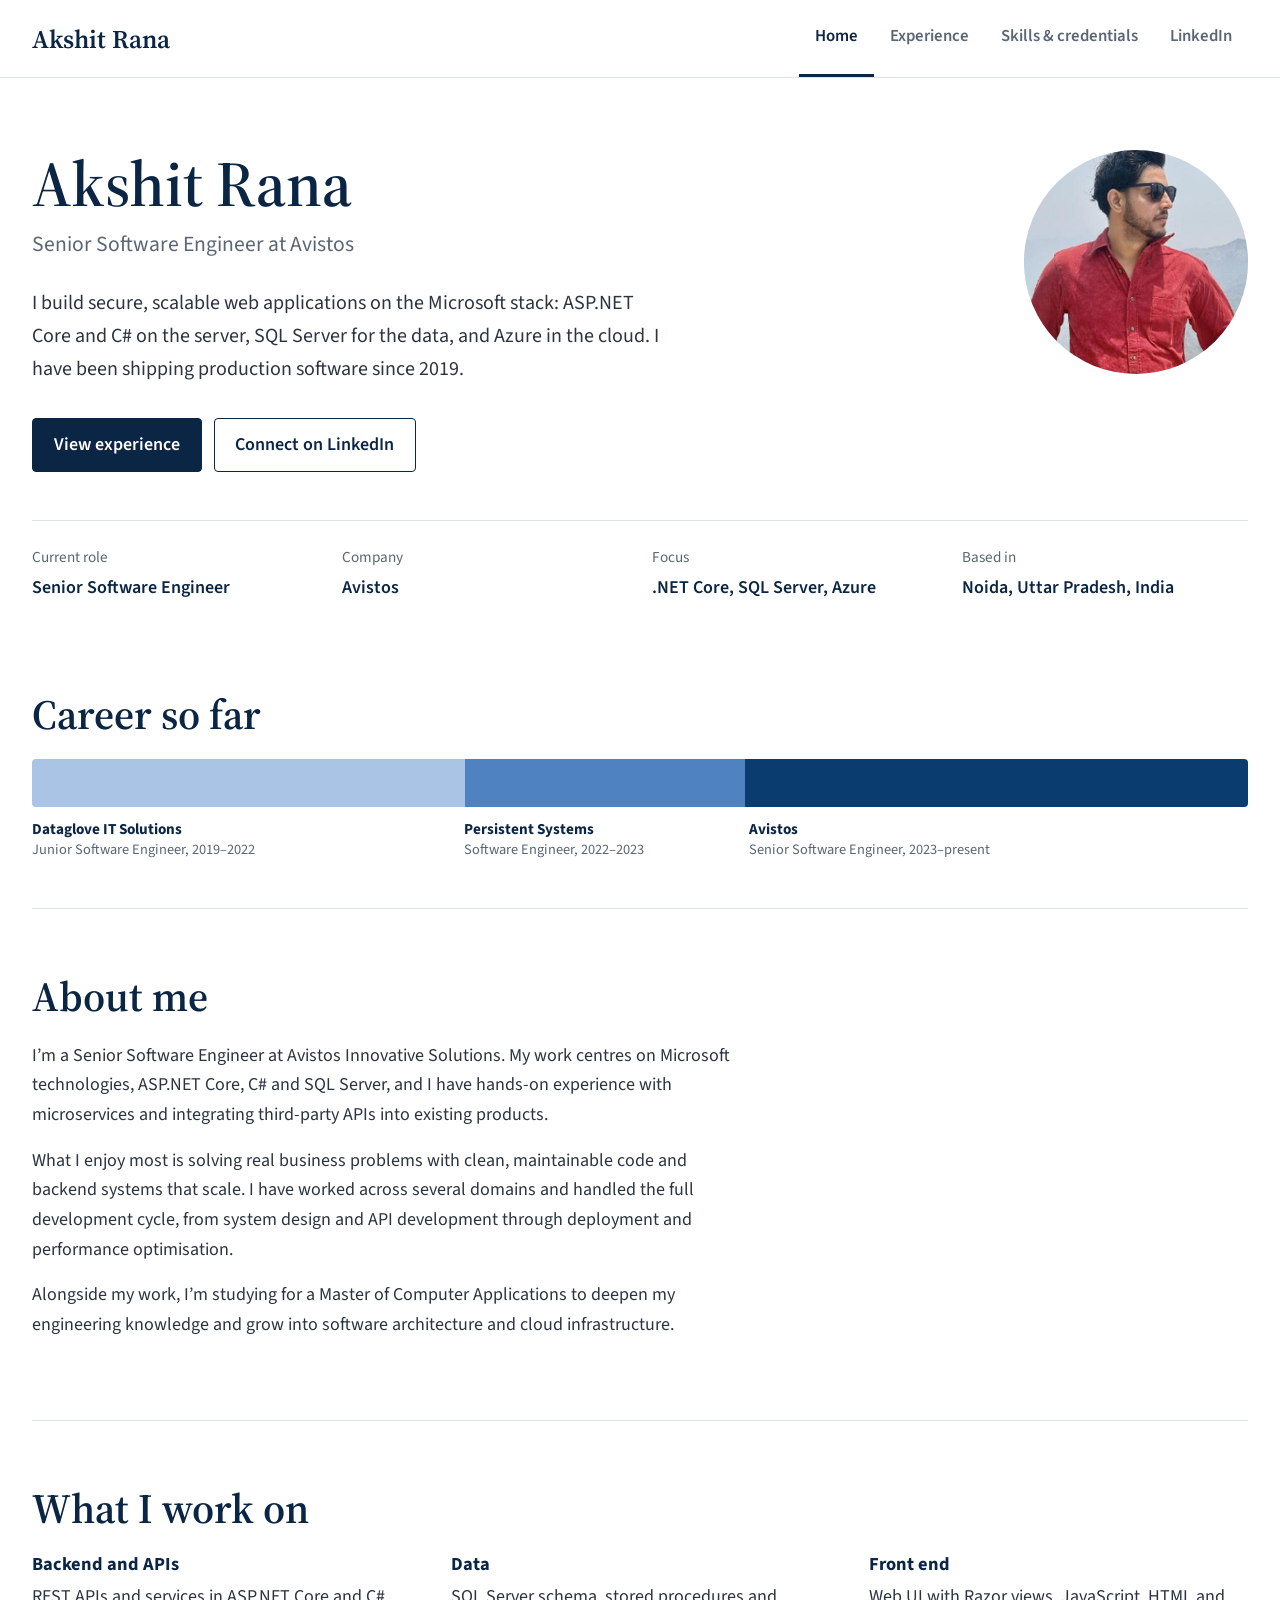
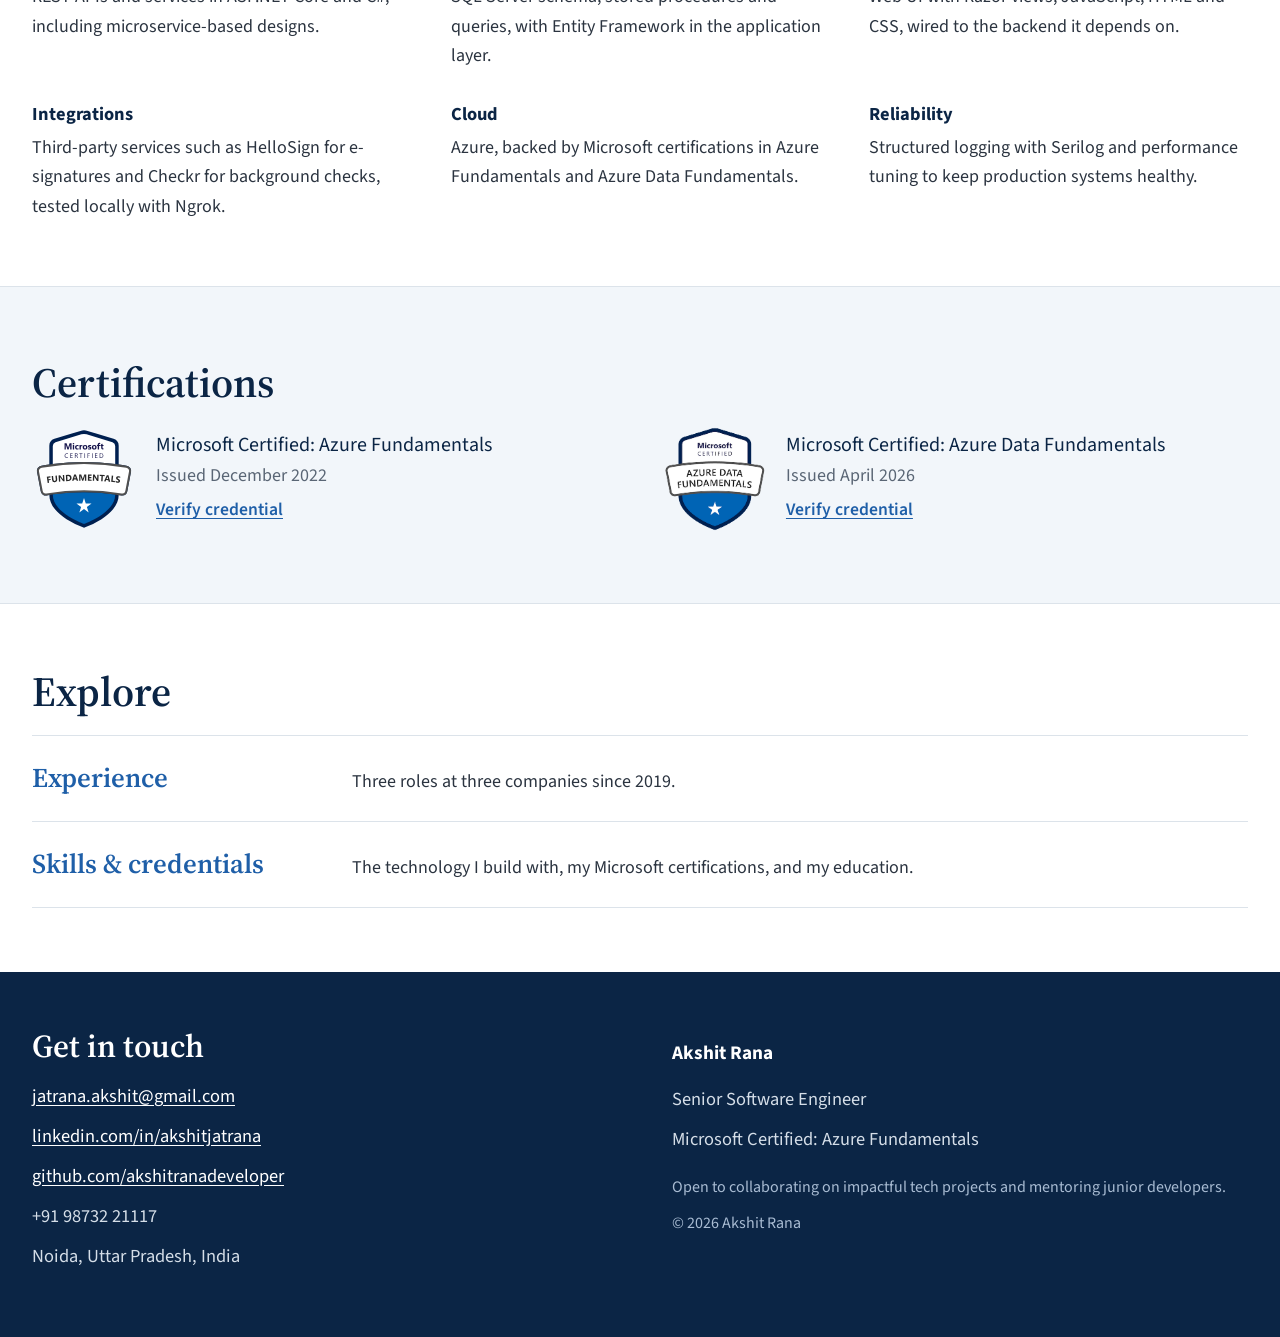
<file: index.html>
<!DOCTYPE html>
<html lang="en">
<head>
<meta charset="utf-8">
<meta name="viewport" content="width=device-width, initial-scale=1">
<meta name="theme-color" content="#0B3C6F">
<title>Akshit Rana | Senior Software Engineer</title>
<meta name="description" content="Akshit Rana is a Senior Software Engineer at Avistos building secure, scalable web applications with ASP.NET Core, C#, SQL Server and Azure.">
<link rel="preconnect" href="https://fonts.googleapis.com">
<link rel="preconnect" href="https://fonts.gstatic.com" crossorigin>
<link href="https://fonts.googleapis.com/css2?family=Source+Serif+4:opsz,wght@8..60,600&family=Source+Sans+3:wght@400;600;700&display=swap" rel="stylesheet">
<link rel="stylesheet" href="styles.css?v=6">
</head>
<body>
<header class="site-header">
  <div class="wrap">
    <a class="brand" href="index.html">Akshit Rana</a>
    <nav class="site-nav" aria-label="Main">
      <a href="index.html" aria-current="page">Home</a>
      <a href="experience.html">Experience</a>
      <a href="skills.html">Skills &amp; credentials</a>
      <a href="https://www.linkedin.com/in/akshitjatrana">LinkedIn</a>
    </nav>
  </div>
</header>
<main>
<section class="hero">
  <div class="wrap">
    <div class="hero-grid">
      <div>
        <h1>Akshit Rana</h1>
        <p class="role">Senior Software Engineer at Avistos</p>
        <p class="lede">I build secure, scalable web applications on the Microsoft stack: ASP.NET Core and C# on the server, SQL Server for the data, and Azure in the cloud. I have been shipping production software since 2019.</p>
        <div class="actions">
          <a class="btn btn-primary" href="experience.html">View experience</a>
          <a class="btn btn-secondary" href="https://www.linkedin.com/in/akshitjatrana">Connect on LinkedIn</a>
        </div>
      </div>
      <div class="avatar" aria-hidden="true">AR<img src="assets/profile.jpg" alt="" onerror="this.remove()"></div>
    </div>
    <dl class="facts">
      <div><dt>Current role</dt><dd>Senior Software Engineer</dd></div>
      <div><dt>Company</dt><dd>Avistos</dd></div>
      <div><dt>Focus</dt><dd>.NET Core, SQL Server, Azure</dd></div>
      <div><dt>Based in</dt><dd>Noida, Uttar Pradesh, India</dd></div>
    </dl>
  </div>
</section>

<section class="career" aria-labelledby="career-h">
  <div class="wrap">
    <h2 id="career-h">Career so far</h2>
    <div class="career-bar" role="img" aria-label="Career timeline: Dataglove IT Solutions 2019 to 2022, Persistent Systems 2022 to 2023, Avistos 2023 to present.">
      <span class="c1"></span><span class="c2"></span><span class="c3"></span>
    </div>
    <div class="career-legend">
      <div class="c1"><strong>Dataglove IT Solutions</strong><small>Junior Software Engineer, 2019–2022</small></div>
      <div class="c2"><strong>Persistent Systems</strong><small>Software Engineer, 2022–2023</small></div>
      <div class="c3"><strong>Avistos</strong><small>Senior Software Engineer, 2023–present</small></div>
    </div>
  </div>
</section>

<div class="wrap">
  <section class="block" aria-labelledby="about-h">
    <h2 id="about-h">About me</h2>
    <div class="prose">
      <p>I’m a Senior Software Engineer at Avistos Innovative Solutions. My work centres on Microsoft technologies, ASP.NET Core, C# and SQL Server, and I have hands-on experience with microservices and integrating third-party APIs into existing products.</p>
      <p>What I enjoy most is solving real business problems with clean, maintainable code and backend systems that scale. I have worked across several domains and handled the full development cycle, from system design and API development through deployment and performance optimisation.</p>
      <p>Alongside my work, I’m studying for a Master of Computer Applications to deepen my engineering knowledge and grow into software architecture and cloud infrastructure.</p>
    </div>
  </section>

  <section class="block" aria-labelledby="work-h">
    <h2 id="work-h">What I work on</h2>
    <div class="areas">
      <div><h3>Backend and APIs</h3><p>REST APIs and services in ASP.NET Core and C#, including microservice-based designs.</p></div>
      <div><h3>Data</h3><p>SQL Server schema, stored procedures and queries, with Entity Framework in the application layer.</p></div>
      <div><h3>Front end</h3><p>Web UI with Razor views, JavaScript, HTML and CSS, wired to the backend it depends on.</p></div>
      <div><h3>Integrations</h3><p>Third-party services such as HelloSign for e-signatures and Checkr for background checks, tested locally with Ngrok.</p></div>
      <div><h3>Cloud</h3><p>Azure, backed by Microsoft certifications in Azure Fundamentals and Azure Data Fundamentals.</p></div>
      <div><h3>Reliability</h3><p>Structured logging with Serilog and performance tuning to keep production systems healthy.</p></div>
    </div>
  </section>

  </div>

<section class="band" aria-labelledby="cert-h">
  <div class="wrap">
    <h2 id="cert-h">Certifications</h2>
    <ul class="cert-list">
      <li>
        <a class="badge" href="https://learn.microsoft.com/api/credentials/share/en-gb/23065478/7E2ADC500536C87A?sharingId=9A0B64B459C7546B" target="_blank" rel="noopener" title="Verify credential"><img width="120" height="120" src="assets/badge-azure-fundamentals.svg" alt="Microsoft Certified: Azure Fundamentals badge" onerror="this.parentNode.classList.add('noimg');this.remove()"><span class="badge-text"><small>Microsoft Certified</small>Azure Fundamentals</span></a>
        <div>
          <p class="cert-name">Microsoft Certified: Azure Fundamentals</p>
          <p class="cert-date">Issued December 2022</p>
          <a href="https://learn.microsoft.com/api/credentials/share/en-gb/23065478/7E2ADC500536C87A?sharingId=9A0B64B459C7546B" target="_blank" rel="noopener">Verify credential</a>
        </div>
      </li>
      <li>
        <a class="badge" href="https://learn.microsoft.com/api/credentials/share/en-gb/23065478/7CBC2702BB4C463B?sharingId=9A0B64B459C7546B" target="_blank" rel="noopener" title="Verify credential"><img width="120" height="120" src="assets/badge-azure-data-fundamentals.png" alt="Microsoft Certified: Azure Data Fundamentals badge" onerror="this.parentNode.classList.add('noimg');this.remove()"><span class="badge-text"><small>Microsoft Certified</small>Azure Data Fundamentals</span></a>
        <div>
          <p class="cert-name">Microsoft Certified: Azure Data Fundamentals</p>
          <p class="cert-date">Issued April 2026</p>
          <a href="https://learn.microsoft.com/api/credentials/share/en-gb/23065478/7CBC2702BB4C463B?sharingId=9A0B64B459C7546B" target="_blank" rel="noopener">Verify credential</a>
        </div>
      </li>
    </ul>
  </div>
</section>

<div class="wrap">
  <section class="block" aria-labelledby="explore-h">
    <h2 id="explore-h">Explore</h2>
    <ul class="explore">
      <li><a class="explore-title" href="experience.html">Experience</a><p>Three roles at three companies since 2019.</p></li>
      <li><a class="explore-title" href="skills.html">Skills &amp; credentials</a><p>The technology I build with, my Microsoft certifications, and my education.</p></li>
    </ul>
  </section>
</div>
</main>
<footer class="site-footer">
  <div class="wrap footer-grid">
    <div>
      <h2 class="footer-h">Get in touch</h2>
      <p><a href="mailto:jatrana.akshit@gmail.com">jatrana.akshit@gmail.com</a></p>
      <p><a href="https://www.linkedin.com/in/akshitjatrana">linkedin.com/in/akshitjatrana</a></p>
      <p><a href="https://github.com/akshitranadeveloper">github.com/akshitranadeveloper</a></p>
      <p><a class="plain" href="tel:+919873221117">+91 98732 21117</a></p>
      <p>Noida, Uttar Pradesh, India</p>
    </div>
    <div>
      <p class="footer-name">Akshit Rana</p>
      <p>Senior Software Engineer</p>
      <p>Microsoft Certified: Azure Fundamentals</p>
      <p class="footer-note">Open to collaborating on impactful tech projects and mentoring junior developers.</p>
      <p class="footer-note">© 2026 Akshit Rana</p>
    </div>
  </div>
</footer>
</body>
</html>
</file>
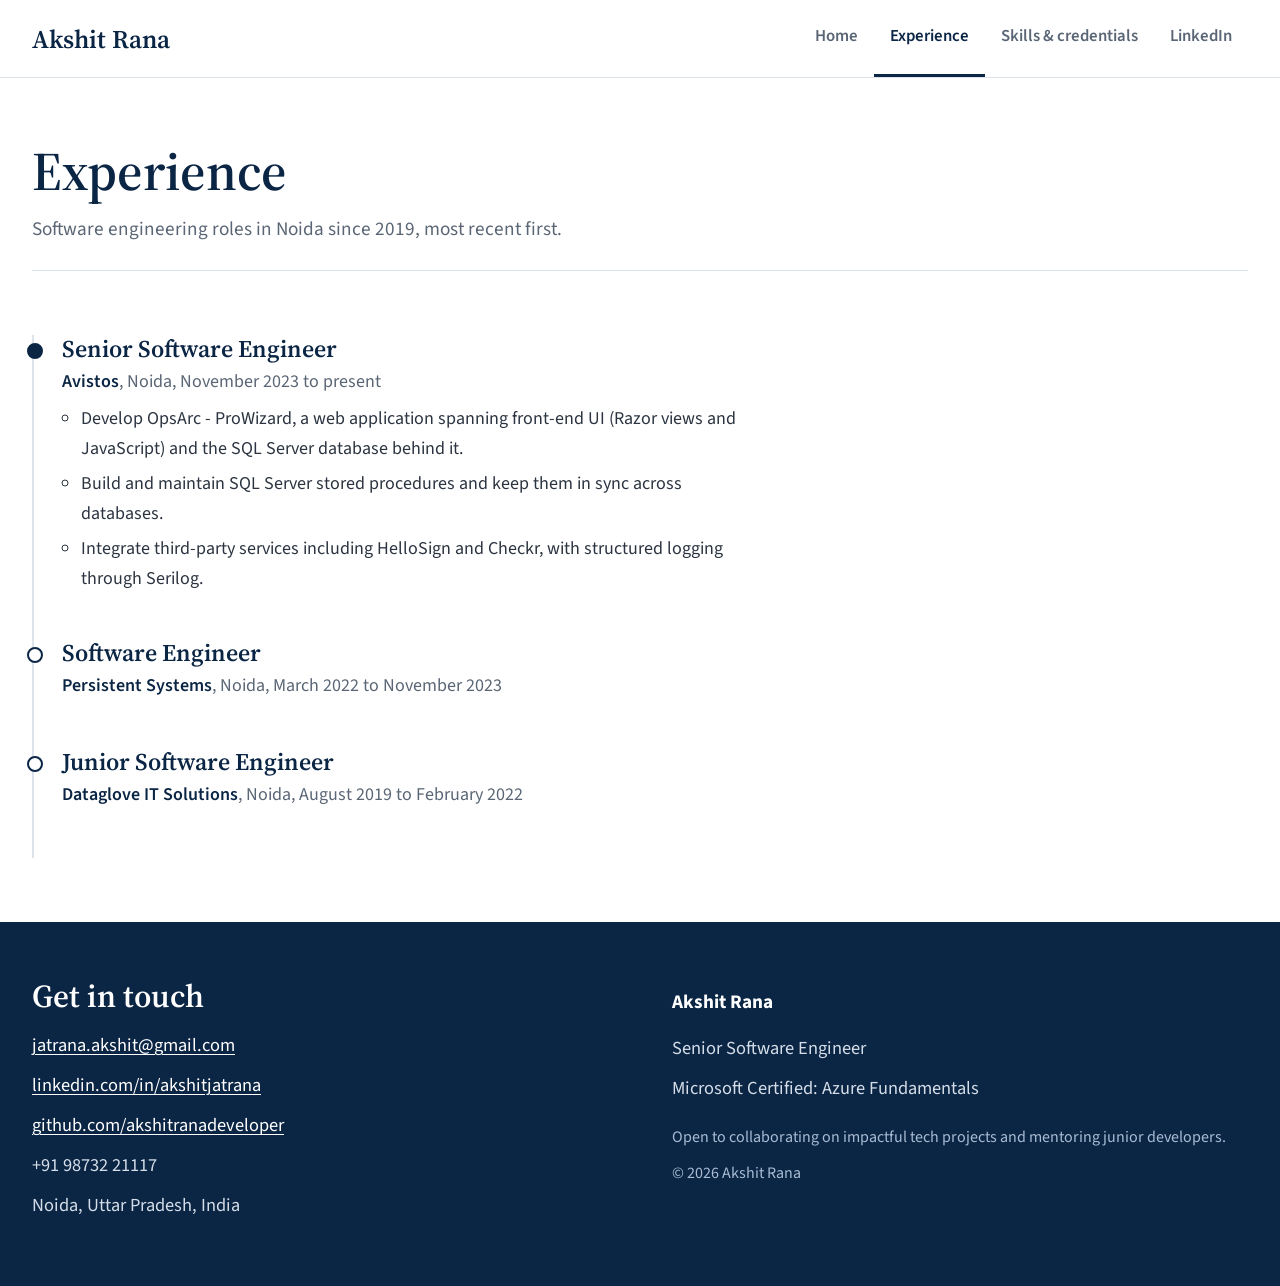
<file: experience.html>
<!DOCTYPE html>
<html lang="en">
<head>
<meta charset="utf-8">
<meta name="viewport" content="width=device-width, initial-scale=1">
<meta name="theme-color" content="#0B3C6F">
<title>Experience | Akshit Rana</title>
<meta name="description" content="Akshit Rana is a Senior Software Engineer at Avistos building secure, scalable web applications with ASP.NET Core, C#, SQL Server and Azure.">
<link rel="preconnect" href="https://fonts.googleapis.com">
<link rel="preconnect" href="https://fonts.gstatic.com" crossorigin>
<link href="https://fonts.googleapis.com/css2?family=Source+Serif+4:opsz,wght@8..60,600&family=Source+Sans+3:wght@400;600;700&display=swap" rel="stylesheet">
<link rel="stylesheet" href="styles.css?v=6">
</head>
<body>
<header class="site-header">
  <div class="wrap">
    <a class="brand" href="index.html">Akshit Rana</a>
    <nav class="site-nav" aria-label="Main">
      <a href="index.html">Home</a>
      <a href="experience.html" aria-current="page">Experience</a>
      <a href="skills.html">Skills &amp; credentials</a>
      <a href="https://www.linkedin.com/in/akshitjatrana">LinkedIn</a>
    </nav>
  </div>
</header>
<main>
<div class="wrap">
  <div class="page-head">
    <h1>Experience</h1>
    <p>Software engineering roles in Noida since 2019, most recent first.</p>
  </div>
  <section class="block" aria-label="Roles">
    <ol class="timeline">
      <li class="current">
        <h2 style="margin:0 0 .25rem">Senior Software Engineer</h2>
        <p class="when"><span class="org">Avistos</span>, Noida, November 2023 to present</p>
        <ul>
          <li>Develop OpsArc - ProWizard, a web application spanning front-end UI (Razor views and JavaScript) and the SQL Server database behind it.</li>
          <li>Build and maintain SQL Server stored procedures and keep them in sync across databases.</li>
          <li>Integrate third-party services including HelloSign and Checkr, with structured logging through Serilog.</li>
        </ul>
      </li>
      <li>
        <h2 style="margin:0 0 .25rem">Software Engineer</h2>
        <p class="when"><span class="org">Persistent Systems</span>, Noida, March 2022 to November 2023</p>
      </li>
      <li>
        <h2 style="margin:0 0 .25rem">Junior Software Engineer</h2>
        <p class="when"><span class="org">Dataglove IT Solutions</span>, Noida, August 2019 to February 2022</p>
      </li>
    </ol>
  </section>
</div>
</main>
<footer class="site-footer">
  <div class="wrap footer-grid">
    <div>
      <h2 class="footer-h">Get in touch</h2>
      <p><a href="mailto:jatrana.akshit@gmail.com">jatrana.akshit@gmail.com</a></p>
      <p><a href="https://www.linkedin.com/in/akshitjatrana">linkedin.com/in/akshitjatrana</a></p>
      <p><a href="https://github.com/akshitranadeveloper">github.com/akshitranadeveloper</a></p>
      <p><a class="plain" href="tel:+919873221117">+91 98732 21117</a></p>
      <p>Noida, Uttar Pradesh, India</p>
    </div>
    <div>
      <p class="footer-name">Akshit Rana</p>
      <p>Senior Software Engineer</p>
      <p>Microsoft Certified: Azure Fundamentals</p>
      <p class="footer-note">Open to collaborating on impactful tech projects and mentoring junior developers.</p>
      <p class="footer-note">© 2026 Akshit Rana</p>
    </div>
  </div>
</footer>
</body>
</html>
</file>
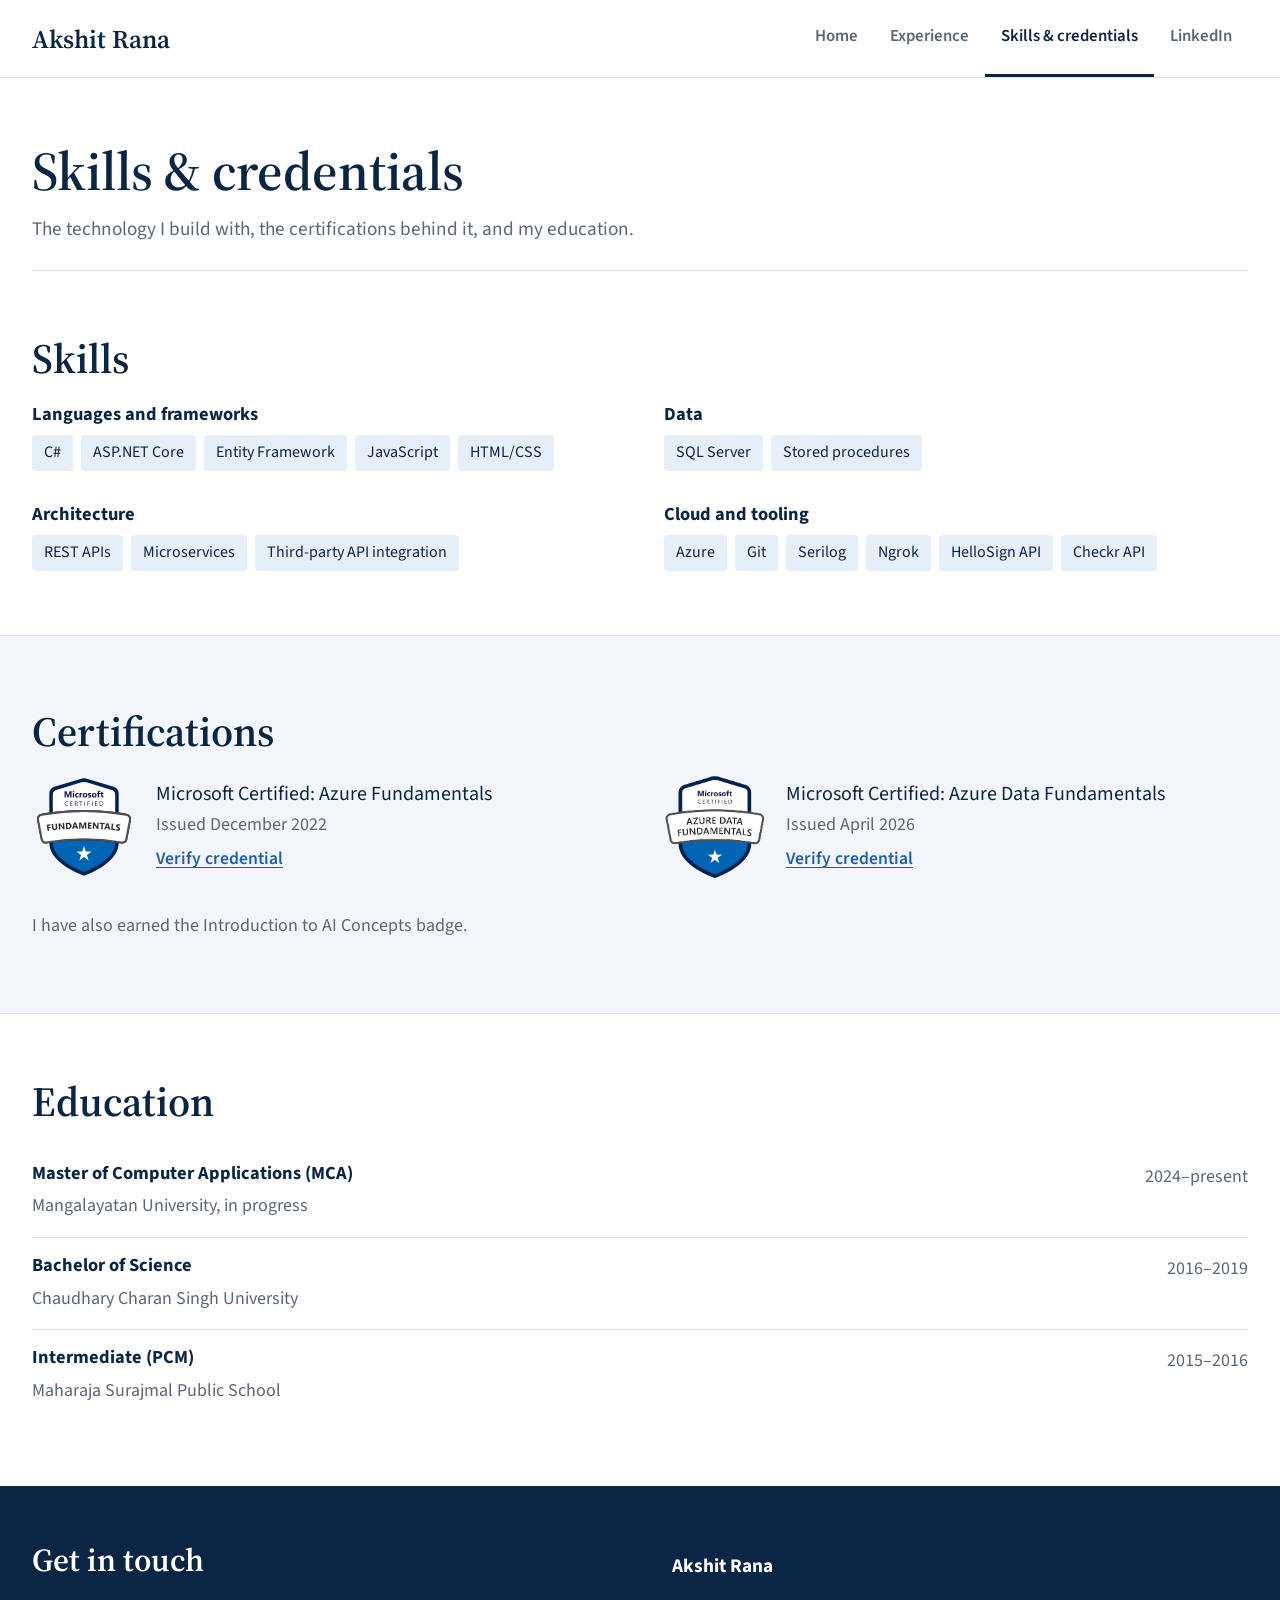
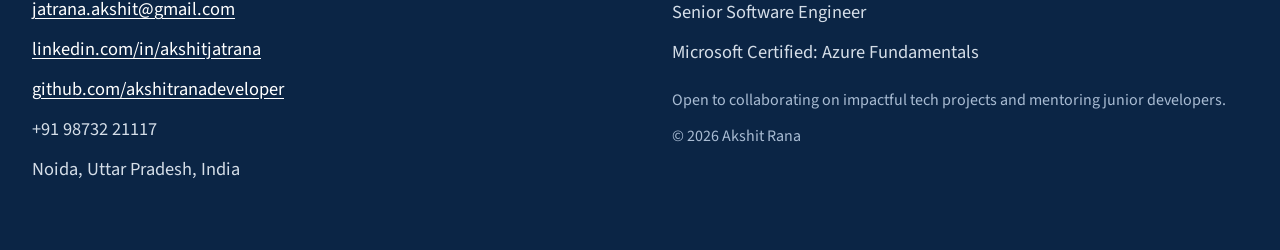
<file: skills.html>
<!DOCTYPE html>
<html lang="en">
<head>
<meta charset="utf-8">
<meta name="viewport" content="width=device-width, initial-scale=1">
<meta name="theme-color" content="#0B3C6F">
<title>Skills &amp; credentials | Akshit Rana</title>
<meta name="description" content="Akshit Rana is a Senior Software Engineer at Avistos building secure, scalable web applications with ASP.NET Core, C#, SQL Server and Azure.">
<link rel="preconnect" href="https://fonts.googleapis.com">
<link rel="preconnect" href="https://fonts.gstatic.com" crossorigin>
<link href="https://fonts.googleapis.com/css2?family=Source+Serif+4:opsz,wght@8..60,600&family=Source+Sans+3:wght@400;600;700&display=swap" rel="stylesheet">
<link rel="stylesheet" href="styles.css?v=6">
</head>
<body>
<header class="site-header">
  <div class="wrap">
    <a class="brand" href="index.html">Akshit Rana</a>
    <nav class="site-nav" aria-label="Main">
      <a href="index.html">Home</a>
      <a href="experience.html">Experience</a>
      <a href="skills.html" aria-current="page">Skills &amp; credentials</a>
      <a href="https://www.linkedin.com/in/akshitjatrana">LinkedIn</a>
    </nav>
  </div>
</header>
<main>
<div class="wrap">
  <div class="page-head">
    <h1>Skills &amp; credentials</h1>
    <p>The technology I build with, the certifications behind it, and my education.</p>
  </div>

  <section class="block" aria-labelledby="sk-h">
    <h2 id="sk-h">Skills</h2>
    <div class="skill-groups">
      <div><h3>Languages and frameworks</h3><ul class="tags"><li>C#</li><li>ASP.NET Core</li><li>Entity Framework</li><li>JavaScript</li><li>HTML/CSS</li></ul></div>
      <div><h3>Data</h3><ul class="tags"><li>SQL Server</li><li>Stored procedures</li></ul></div>
      <div><h3>Architecture</h3><ul class="tags"><li>REST APIs</li><li>Microservices</li><li>Third-party API integration</li></ul></div>
      <div><h3>Cloud and tooling</h3><ul class="tags"><li>Azure</li><li>Git</li><li>Serilog</li><li>Ngrok</li><li>HelloSign API</li><li>Checkr API</li></ul></div>
    </div>
  </section>

  </div>

<section class="band" aria-labelledby="cert-h">
  <div class="wrap">
    <h2 id="cert-h">Certifications</h2>
    <ul class="cert-list">
      <li>
        <a class="badge" href="https://learn.microsoft.com/api/credentials/share/en-gb/23065478/7E2ADC500536C87A?sharingId=9A0B64B459C7546B" target="_blank" rel="noopener" title="Verify credential"><img width="120" height="120" src="assets/badge-azure-fundamentals.svg" alt="Microsoft Certified: Azure Fundamentals badge" onerror="this.parentNode.classList.add('noimg');this.remove()"><span class="badge-text"><small>Microsoft Certified</small>Azure Fundamentals</span></a>
        <div>
          <p class="cert-name">Microsoft Certified: Azure Fundamentals</p>
          <p class="cert-date">Issued December 2022</p>
          <a href="https://learn.microsoft.com/api/credentials/share/en-gb/23065478/7E2ADC500536C87A?sharingId=9A0B64B459C7546B" target="_blank" rel="noopener">Verify credential</a>
        </div>
      </li>
      <li>
        <a class="badge" href="https://learn.microsoft.com/api/credentials/share/en-gb/23065478/7CBC2702BB4C463B?sharingId=9A0B64B459C7546B" target="_blank" rel="noopener" title="Verify credential"><img width="120" height="120" src="assets/badge-azure-data-fundamentals.png" alt="Microsoft Certified: Azure Data Fundamentals badge" onerror="this.parentNode.classList.add('noimg');this.remove()"><span class="badge-text"><small>Microsoft Certified</small>Azure Data Fundamentals</span></a>
        <div>
          <p class="cert-name">Microsoft Certified: Azure Data Fundamentals</p>
          <p class="cert-date">Issued April 2026</p>
          <a href="https://learn.microsoft.com/api/credentials/share/en-gb/23065478/7CBC2702BB4C463B?sharingId=9A0B64B459C7546B" target="_blank" rel="noopener">Verify credential</a>
        </div>
      </li>
    </ul>
    <p class="hint after">I have also earned the Introduction to AI Concepts badge.</p>
  </div>
</section>

<div class="wrap">
  

  <section class="block" aria-labelledby="edu-h" style="border-top:0">
    <h2 id="edu-h">Education</h2>
    <ul class="edu">
      <li><div><h3>Master of Computer Applications (MCA)</h3><p>Mangalayatan University, in progress</p></div><span class="yrs">2024–present</span></li>
      <li><div><h3>Bachelor of Science</h3><p>Chaudhary Charan Singh University</p></div><span class="yrs">2016–2019</span></li>
      <li><div><h3>Intermediate (PCM)</h3><p>Maharaja Surajmal Public School</p></div><span class="yrs">2015–2016</span></li>
    </ul>
  </section>
</div>
</main>
<footer class="site-footer">
  <div class="wrap footer-grid">
    <div>
      <h2 class="footer-h">Get in touch</h2>
      <p><a href="mailto:jatrana.akshit@gmail.com">jatrana.akshit@gmail.com</a></p>
      <p><a href="https://www.linkedin.com/in/akshitjatrana">linkedin.com/in/akshitjatrana</a></p>
      <p><a href="https://github.com/akshitranadeveloper">github.com/akshitranadeveloper</a></p>
      <p><a class="plain" href="tel:+919873221117">+91 98732 21117</a></p>
      <p>Noida, Uttar Pradesh, India</p>
    </div>
    <div>
      <p class="footer-name">Akshit Rana</p>
      <p>Senior Software Engineer</p>
      <p>Microsoft Certified: Azure Fundamentals</p>
      <p class="footer-note">Open to collaborating on impactful tech projects and mentoring junior developers.</p>
      <p class="footer-note">© 2026 Akshit Rana</p>
    </div>
  </div>
</footer>
</body>
</html>
</file>
<file: styles.css>
:root {
  --bg: #FFFFFF;
  --band: #F2F6FA;
  --surface: #FFFFFF;
  --ink: #0B2545;
  --text: #2B3440;
  --muted: #5A6675;
  --line: #DCE3EA;
  --accent: #1F5FA8;
  --accent-ink: #FFFFFF;
  --accent-soft: #E6EEF7;
  --t1: #A9C4E4;
  --t2: #4F82C0;
  --t3: #0B3C6F;
  color-scheme: light;
}

* { box-sizing: border-box; }
html { -webkit-text-size-adjust: 100%; }
body {
  margin: 0; background: var(--bg); color: var(--text);
  font-family: "Source Sans 3", "Segoe UI", system-ui, -apple-system, sans-serif;
  font-size: 1.125rem; line-height: 1.65;
}
img { max-width: 100%; display: block; }
a { color: var(--accent); text-underline-offset: 3px; }
a:focus-visible, .btn:focus-visible { outline: 3px solid var(--accent); outline-offset: 3px; border-radius: 4px; }
h1, h2, .brand, .explore-title {
  font-family: "Source Serif 4", Georgia, "Times New Roman", serif;
  color: var(--ink);
}

.wrap { max-width: 82rem; margin: 0 auto; padding: 0 2rem; }

/* Header */
.site-header { border-bottom: 1px solid var(--line); background: var(--bg); }
.site-header .wrap { display: flex; align-items: stretch; justify-content: space-between; gap: 1rem; flex-wrap: wrap; }
.brand { font-size: 1.6rem; font-weight: 600; text-decoration: none; padding: 1.1rem 0; }
.site-nav { display: flex; flex-wrap: wrap; }
.site-nav a {
  display: flex; align-items: center; padding: 0 1rem; color: var(--muted);
  text-decoration: none; font-weight: 600; font-size: 1.05rem;
  border-bottom: 3px solid transparent;
}
.site-nav a:hover { color: var(--ink); }
.site-nav a[aria-current="page"] { color: var(--ink); border-bottom-color: var(--ink); }

/* Hero */
.hero { padding: 4.5rem 0 3.5rem; }
.hero-grid { display: grid; grid-template-columns: 1fr auto; gap: 3rem; align-items: start; }
.hero h1 { font-size: clamp(2.6rem, 6vw, 4rem); line-height: 1.05; font-weight: 600; margin: 0 0 0.6rem; }
.role { font-size: 1.35rem; color: var(--muted); margin: 0 0 1.5rem; }
.lede { font-size: 1.25rem; max-width: 40rem; margin: 0 0 2rem; }
.actions { display: flex; gap: 0.75rem; flex-wrap: wrap; }
.btn { display: inline-block; padding: 0.7rem 1.3rem; border-radius: 4px; font-weight: 600; text-decoration: none; border: 1.5px solid var(--ink); }
.btn-primary { background: var(--ink); color: var(--accent-ink); }
.btn-secondary { color: var(--ink); background: transparent; }

.avatar {
  position: relative; width: 14rem; height: 14rem; border-radius: 50%;
  background: var(--accent-soft); color: var(--ink);
  display: grid; place-items: center; font-weight: 700; font-size: 3rem; overflow: hidden; flex-shrink: 0;
}
.avatar img { position: absolute; inset: 0; width: 100%; height: 100%; object-fit: cover; }

.facts { display: grid; grid-template-columns: repeat(4, 1fr); gap: 1.5rem; margin: 3rem 0 0; padding: 1.5rem 0 0; border-top: 1px solid var(--line); }
.facts dt { font-size: 0.95rem; color: var(--muted); }
.facts dd { margin: 0.2rem 0 0; font-weight: 600; color: var(--ink); }

/* Career bar */
.career { padding: 2rem 0 3rem; }
.career-bar { display: flex; height: 3rem; border-radius: 4px; overflow: hidden; }
.career-bar span { display: block; }
.career-legend { display: flex; margin-top: 0.75rem; }
.career-legend div { padding-right: 1rem; font-size: 0.95rem; line-height: 1.35; }
.career-legend strong { display: block; color: var(--ink); }
.career-legend small { color: var(--muted); font-size: 0.9rem; }
.c1 { flex: 31; } .c2 { flex: 20; } .c3 { flex: 36; }
.career-bar .c1 { background: var(--t1); } .career-bar .c2 { background: var(--t2); } .career-bar .c3 { background: var(--t3); }

/* Sections */
section.block { padding: 4rem 0; border-top: 1px solid var(--line); }
.band { background: var(--band); border-top: 1px solid var(--line); border-bottom: 1px solid var(--line); padding: 4.5rem 0; }
.band + .wrap section.block:first-child { border-top: 0; }
h2 { font-size: clamp(2rem, 4vw, 2.6rem); line-height: 1.15; margin: 0 0 1.25rem; font-weight: 600; }
h3 { font-size: 1.15rem; margin: 0 0 0.35rem; line-height: 1.3; color: var(--ink); }
.prose { max-width: 44rem; }
.prose p { margin: 0 0 1rem; }
.hint { color: var(--muted); margin: -0.25rem 0 1.75rem; }

.areas { display: grid; grid-template-columns: repeat(3, 1fr); gap: 2rem 2.5rem; }
.areas p { margin: 0; color: var(--text); }

/* Badges */
.badges { list-style: none; padding: 0; margin: 0; display: flex; flex-wrap: wrap; gap: 1.25rem; align-items: center; }
.badge { display: block; text-decoration: none; border-radius: 6px; }
.badge img { width: auto; height: 5.75rem; }
.badge-text { display: none; }
.badge.noimg .badge-text {
  display: flex; flex-direction: column; justify-content: center; text-align: center;
  width: 5.75rem; height: 5.75rem; padding: 0.4rem; border: 1.5px solid var(--ink); border-radius: 6px;
  background: var(--surface); color: var(--ink); font-weight: 600; font-size: 0.75rem; line-height: 1.2;
}
.badge.noimg .badge-text small { display: block; font-weight: 400; color: var(--muted); font-size: 0.65rem; }

/* Explore list */
.explore { list-style: none; padding: 0; margin: 0; border-top: 1px solid var(--line); }
.explore li { display: grid; grid-template-columns: 18rem 1fr; gap: 2rem; align-items: baseline; padding: 1.25rem 0; border-bottom: 1px solid var(--line); }
.explore-title { font-size: 1.7rem; font-weight: 600; color: var(--accent); text-decoration: none; }
.explore-title:hover { text-decoration: underline; }
.explore p { margin: 0; }

/* Inner pages */
.page-head { padding: 4rem 0 1.5rem; }
.page-head h1 { font-size: clamp(2.4rem, 5vw, 3.4rem); line-height: 1.1; margin: 0 0 0.75rem; font-weight: 600; }
.page-head p { color: var(--muted); max-width: 42rem; margin: 0; font-size: 1.2rem; }

.timeline { list-style: none; margin: 0; padding: 0; border-left: 2px solid var(--line); }
.timeline > li { position: relative; padding: 0 0 2.5rem 1.75rem; }
.timeline > li::before { content: ""; position: absolute; left: -7px; top: 0.5rem; width: 12px; height: 12px; border-radius: 50%; background: var(--bg); border: 2px solid var(--ink); }
.timeline > li.current::before { background: var(--ink); }
.timeline h2 { font-size: 1.5rem !important; }
.when { color: var(--muted); margin: 0 0 0.5rem; }
.org { font-weight: 600; color: var(--ink); }
.timeline ul { margin: 0.5rem 0 0; padding-left: 1.2rem; max-width: 44rem; }
.timeline ul li { padding: 0 0 0.35rem; }

.skill-groups { display: grid; grid-template-columns: repeat(2, 1fr); gap: 2rem 3rem; }
.tags { list-style: none; padding: 0; margin: 0.5rem 0 0; display: flex; flex-wrap: wrap; gap: 0.5rem; }
.tags li { background: var(--accent-soft); color: var(--ink); padding: 0.3rem 0.75rem; border-radius: 4px; font-size: 1rem; }

.certs { display: grid; grid-template-columns: repeat(2, 1fr); gap: 1rem; margin-top: 2rem; }
.cert { background: var(--surface); border: 1px solid var(--line); border-radius: 6px; padding: 1.25rem 1.4rem; }
.cert p { margin: 0.15rem 0; color: var(--muted); }
.cert code { font-family: inherit; font-weight: 600; color: var(--ink); }

.edu { list-style: none; padding: 0; margin: 0; }
.edu li { padding: 1rem 0; border-bottom: 1px solid var(--line); display: flex; justify-content: space-between; gap: 1rem; flex-wrap: wrap; }
.edu li:last-child { border-bottom: 0; }
.edu p { margin: 0; color: var(--muted); }
.edu .yrs { color: var(--muted); white-space: nowrap; }

/* Footer */
.site-footer { background: var(--ink); color: #D5DEE8; padding: 3.5rem 0 3.5rem; }
.footer-grid { display: grid; grid-template-columns: 1fr 1fr; gap: 2.5rem 4rem; }
.site-footer p { margin: 0 0 0.6rem; font-size: 1.15rem; }
.site-footer a { color: #FFFFFF; }
.site-footer a.plain { text-decoration: none; color: #D5DEE8; }
.footer-h { color: #FFFFFF; font-size: 2rem; margin: 0 0 1rem; }
.footer-name { color: #FFFFFF; font-weight: 700; font-size: 1.2rem !important; margin-bottom: 0.9rem !important; padding-top: 0.6rem; }
.site-footer .footer-note { font-size: 1rem; color: #A9BCD3; margin-top: 1.25rem; }
.site-footer .footer-note + .footer-note { margin-top: 0; }
@media (max-width: 800px) { .footer-grid { grid-template-columns: 1fr; } }

@media (prefers-reduced-motion: no-preference) {
  .career-bar span { transform-origin: left; animation: grow 0.9s cubic-bezier(.2,.7,.2,1) both; }
  .career-bar .c2 { animation-delay: 0.25s; } .career-bar .c3 { animation-delay: 0.5s; }
  @keyframes grow { from { transform: scaleX(0); } to { transform: scaleX(1); } }
}

@media (max-width: 800px) {
  .wrap { padding: 0 1.25rem; }
  .site-nav a { padding: 0.6rem 0.75rem; }
  .hero { padding-top: 2.5rem; }
  .hero-grid { grid-template-columns: 1fr; gap: 1.75rem; }
  .avatar { order: -1; width: 8rem; height: 8rem; font-size: 2rem; }
  .facts { grid-template-columns: repeat(2, 1fr); }
  .areas, .skill-groups, .certs { grid-template-columns: 1fr; }
  .explore li { grid-template-columns: 1fr; gap: 0.25rem; }
  .career-legend { flex-direction: column; gap: 0.5rem; }
  .career-legend div { flex: none !important; }
}

/* Certification list */
.cert-list { list-style: none; padding: 0; margin: 0; display: grid; grid-template-columns: repeat(2, 1fr); gap: 1.75rem 3rem; }
.cert-list li { display: flex; align-items: center; gap: 1.25rem; }
.cert-list .badge img { height: 6.5rem; width: auto; }
.cert-list .badge.noimg .badge-text { width: 6.5rem; height: 6.5rem; }
.cert-name { margin: 0; font-size: 1.25rem; color: var(--ink); line-height: 1.35; }
.cert-date { margin: 0.1rem 0 0.3rem; color: var(--muted); }
.cert-list li a:not(.badge) { font-weight: 600; font-size: 1.1rem; }
.hint.after { margin: 2rem 0 0; }
@media (max-width: 800px) { .cert-list { grid-template-columns: 1fr; } }
</file>
